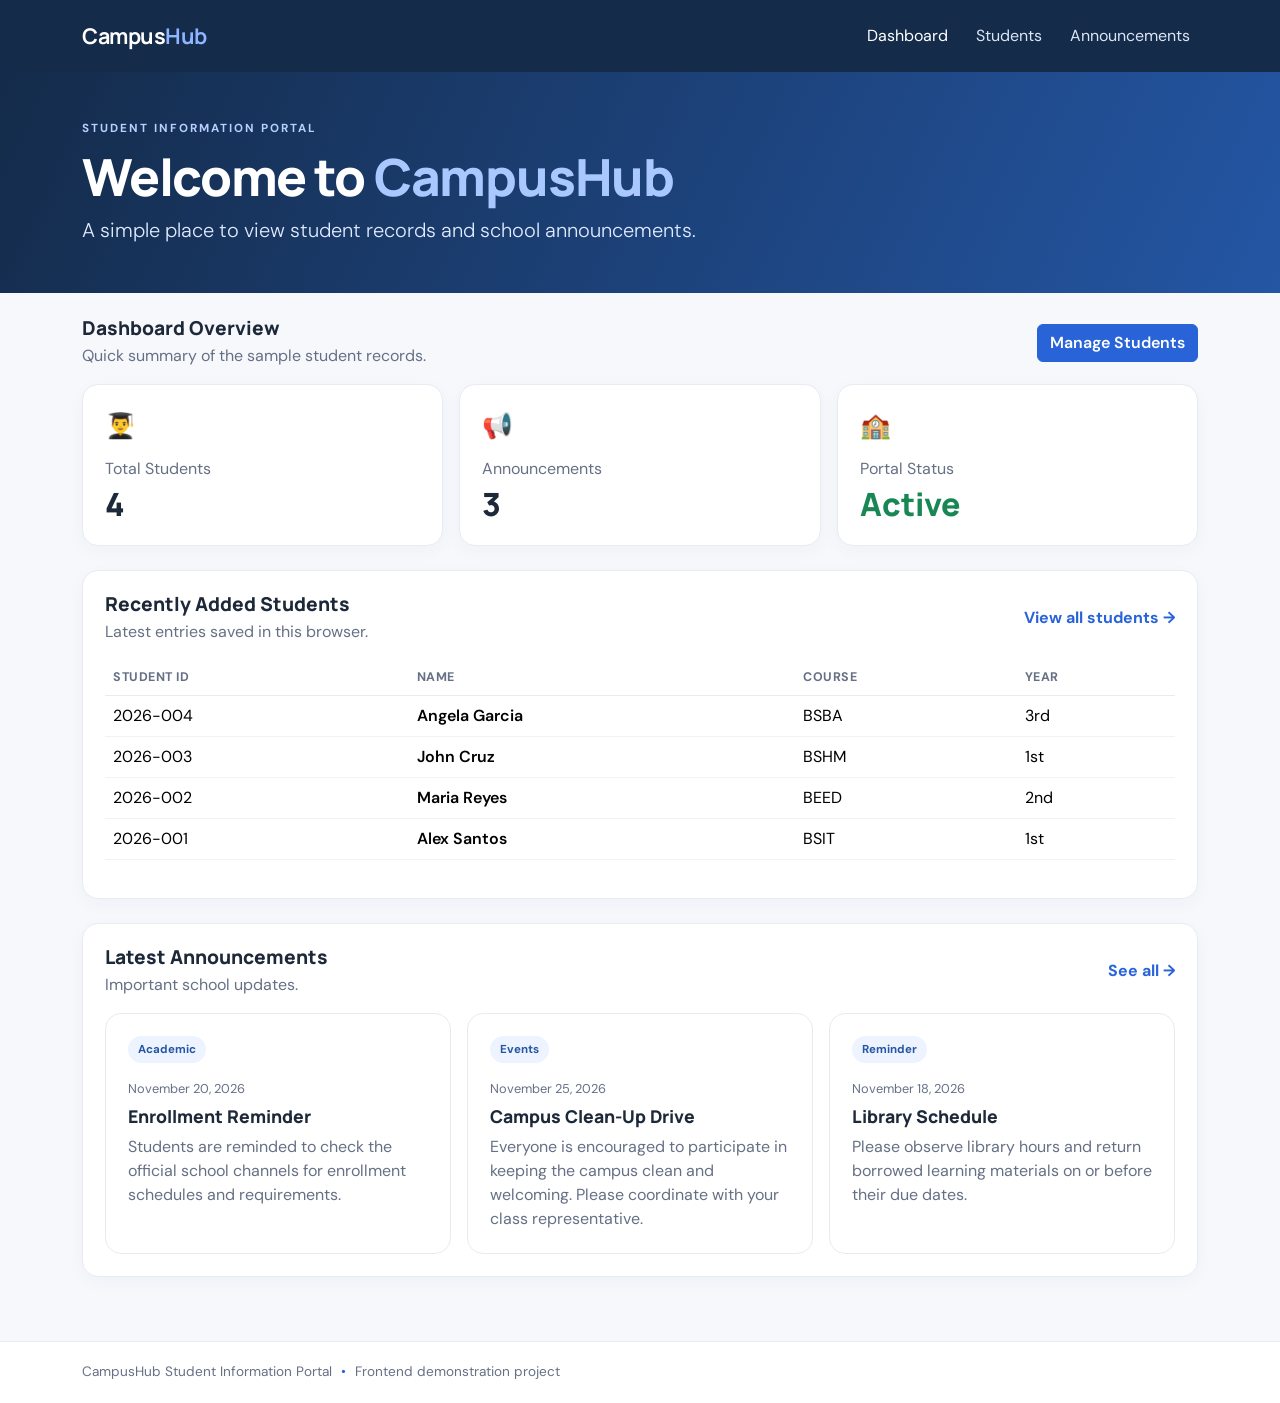
<file: index.html>
<!DOCTYPE html>
<html lang="en">
<head>
  <meta charset="UTF-8">
  <meta name="viewport" content="width=device-width, initial-scale=1">
  <title>CampusHub | Student Information Portal</title>
  <link href="https://cdn.jsdelivr.net/npm/bootstrap@5.3.3/dist/css/bootstrap.min.css" rel="stylesheet">
  <link rel="stylesheet" href="assets/css/style.css">
</head>
<body>
<nav class="navbar navbar-expand-lg navbar-dark portal-nav">
  <div class="container">
    <a class="navbar-brand fw-bold" href="index.html">Campus<span>Hub</span></a>
    <button class="navbar-toggler" type="button" data-bs-toggle="collapse" data-bs-target="#mainNav" aria-label="Toggle navigation"><span class="navbar-toggler-icon"></span></button>
    <div class="collapse navbar-collapse" id="mainNav">
      <ul class="navbar-nav ms-auto">
        <li class="nav-item"><a class="nav-link active" href="index.html">Dashboard</a></li>
        <li class="nav-item"><a class="nav-link" href="pages/students.html">Students</a></li>
        <li class="nav-item"><a class="nav-link" href="pages/announcements.html">Announcements</a></li>
      </ul>
    </div>
  </div>
</nav>

<header class="hero">
  <div class="container py-5">
    <p class="eyebrow mb-2">STUDENT INFORMATION PORTAL</p>
    <h1>Welcome to <span>CampusHub</span></h1>
    <p class="lead mb-0">A simple place to view student records and school announcements.</p>
  </div>
</header>

<main class="container py-4">
  <div class="d-flex flex-wrap justify-content-between align-items-center gap-2 mb-3">
    <div><h2 class="section-title mb-1">Dashboard Overview</h2><p class="muted mb-0">Quick summary of the sample student records.</p></div>
    <a class="btn btn-primary" href="pages/students.html">Manage Students</a>
  </div>
  <div class="row g-3 mb-4">
    <div class="col-sm-6 col-lg-4"><div class="stat-card"><div class="stat-icon">👨‍🎓</div><p>Total Students</p><h3 id="totalStudents">0</h3></div></div>
    <div class="col-sm-6 col-lg-4"><div class="stat-card"><div class="stat-icon">📢</div><p>Announcements</p><h3 id="totalAnnouncements">3</h3></div></div>
    <div class="col-sm-6 col-lg-4"><div class="stat-card"><div class="stat-icon">🏫</div><p>Portal Status</p><h3 class="status-text">Active</h3></div></div>
  </div>

  <section class="panel mb-4">
    <div class="d-flex flex-wrap justify-content-between align-items-center gap-2 mb-3">
      <div><h2 class="section-title mb-1">Recently Added Students</h2><p class="muted mb-0">Latest entries saved in this browser.</p></div>
      <a href="pages/students.html" class="text-link">View all students →</a>
    </div>
    <div class="table-responsive">
      <table class="table align-middle">
        <thead><tr><th>Student ID</th><th>Name</th><th>Course</th><th>Year</th></tr></thead>
        <tbody id="recentStudents"></tbody>
      </table>
    </div>
    <p id="emptyRecent" class="muted text-center py-3 d-none">No student records yet. Add a student to get started.</p>
  </section>

  <section class="panel">
    <div class="d-flex justify-content-between align-items-center gap-2 mb-3">
      <div><h2 class="section-title mb-1">Latest Announcements</h2><p class="muted mb-0">Important school updates.</p></div>
      <a href="pages/announcements.html" class="text-link">See all →</a>
    </div>
    <div id="homeAnnouncements" class="row g-3"></div>
  </section>
</main>
<footer class="footer"><div class="container">CampusHub Student Information Portal <span>•</span> Frontend demonstration project</div></footer>
<script src="https://cdn.jsdelivr.net/npm/bootstrap@5.3.3/dist/js/bootstrap.bundle.min.js"></script>
<script src="assets/js/script.js"></script>
</body>
</html>
</file>
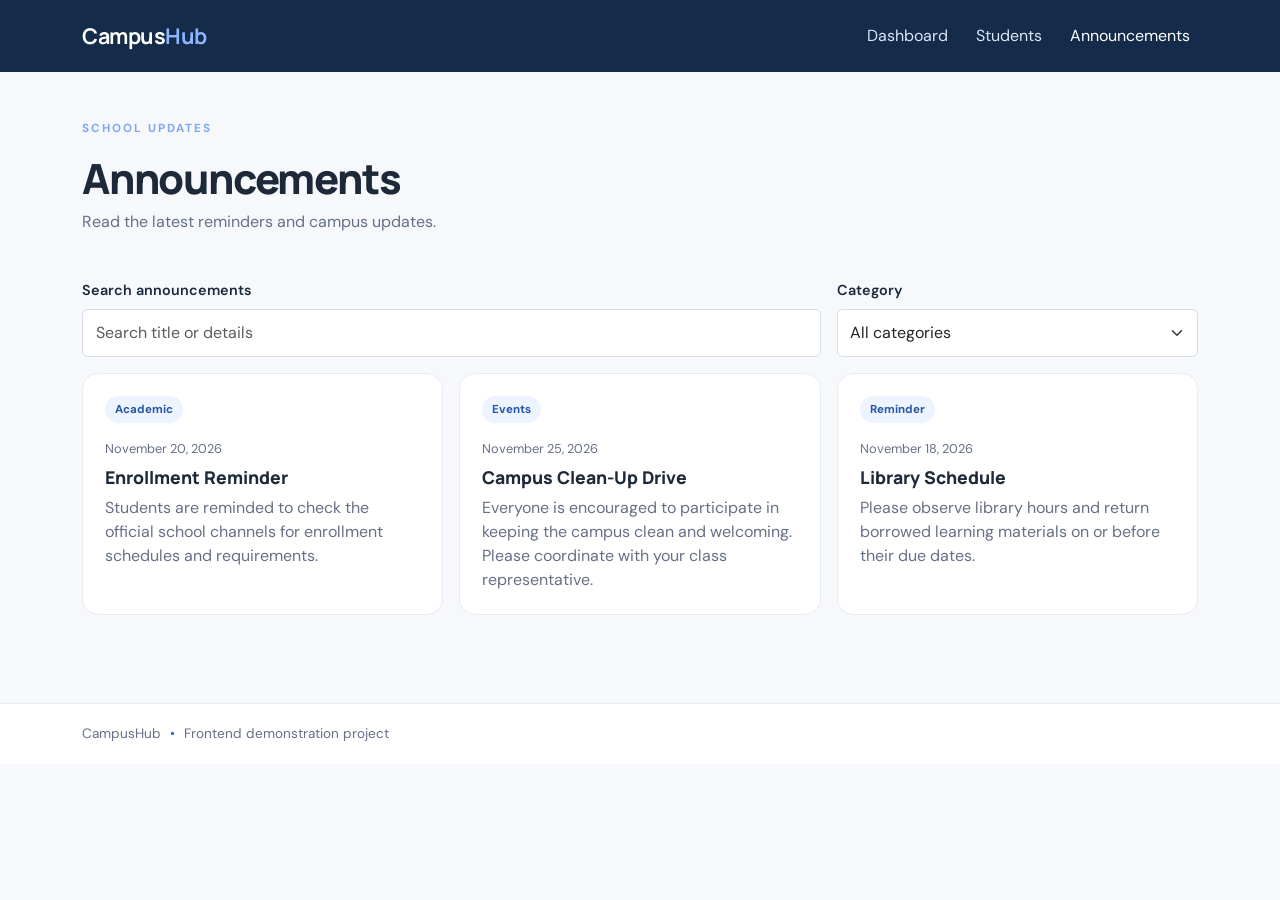
<file: pages/announcements.html>
<!DOCTYPE html>
<html lang="en">
<head><meta charset="UTF-8"><meta name="viewport" content="width=device-width, initial-scale=1">
<title>Announcements | CampusHub</title>
<link href="https://cdn.jsdelivr.net/npm/bootstrap@5.3.3/dist/css/bootstrap.min.css" rel="stylesheet"><link rel="stylesheet" href="../assets/css/style.css"></head>
<body>
<nav class="navbar navbar-expand-lg navbar-dark portal-nav"><div class="container"><a class="navbar-brand fw-bold" href="../index.html">Campus<span>Hub</span></a>
<button class="navbar-toggler" type="button" data-bs-toggle="collapse" data-bs-target="#mainNav" aria-label="Toggle navigation"><span class="navbar-toggler-icon"></span></button>
<div class="collapse navbar-collapse" id="mainNav"><ul class="navbar-nav ms-auto"><li class="nav-item"><a class="nav-link" href="../index.html">Dashboard</a></li><li class="nav-item"><a class="nav-link" href="students.html">Students</a></li><li class="nav-item"><a class="nav-link active" href="announcements.html">Announcements</a></li></ul></div></div></nav>
<main class="container py-5">
 <div class="page-heading"><div><p class="eyebrow">SCHOOL UPDATES</p><h1>Announcements</h1><p class="muted">Read the latest reminders and campus updates.</p></div></div>
 <div class="row g-3 mb-3"><div class="col-md-8"><label for="announcementSearch" class="form-label">Search announcements</label><input id="announcementSearch" class="form-control" type="search" placeholder="Search title or details"></div><div class="col-md-4"><label for="announcementCategory" class="form-label">Category</label><select id="announcementCategory" class="form-select"><option value="">All categories</option><option>Academic</option><option>Events</option><option>Reminder</option></select></div></div>
 <div id="announcementsList" class="row g-3"></div><p id="noAnnouncements" class="muted text-center py-4 d-none">No announcements match your search.</p>
</main>
<footer class="footer"><div class="container">CampusHub <span>•</span> Frontend demonstration project</div></footer>
<script src="https://cdn.jsdelivr.net/npm/bootstrap@5.3.3/dist/js/bootstrap.bundle.min.js"></script><script src="../assets/js/script.js"></script>
</body></html>
</file>
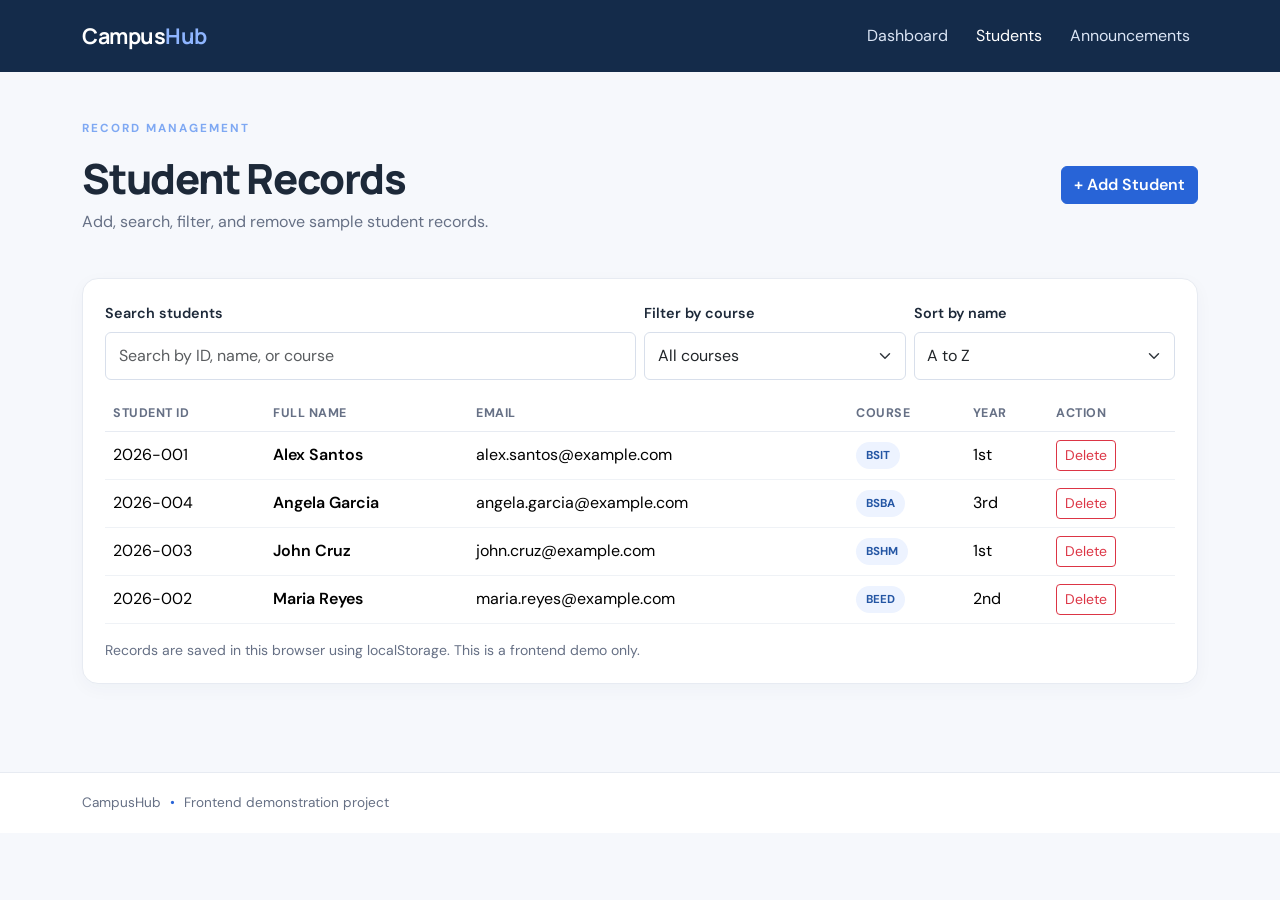
<file: pages/students.html>
<!DOCTYPE html>
<html lang="en">
<head>
  <meta charset="UTF-8"><meta name="viewport" content="width=device-width, initial-scale=1">
  <title>Students | CampusHub</title>
  <link href="https://cdn.jsdelivr.net/npm/bootstrap@5.3.3/dist/css/bootstrap.min.css" rel="stylesheet">
  <link rel="stylesheet" href="../assets/css/style.css">
</head>
<body>
<nav class="navbar navbar-expand-lg navbar-dark portal-nav"><div class="container">
  <a class="navbar-brand fw-bold" href="../index.html">Campus<span>Hub</span></a>
  <button class="navbar-toggler" type="button" data-bs-toggle="collapse" data-bs-target="#mainNav" aria-label="Toggle navigation"><span class="navbar-toggler-icon"></span></button>
  <div class="collapse navbar-collapse" id="mainNav"><ul class="navbar-nav ms-auto">
    <li class="nav-item"><a class="nav-link" href="../index.html">Dashboard</a></li>
    <li class="nav-item"><a class="nav-link active" href="students.html">Students</a></li>
    <li class="nav-item"><a class="nav-link" href="announcements.html">Announcements</a></li>
  </ul></div>
</div></nav>
<main class="container py-5">
  <div class="page-heading"><div><p class="eyebrow">RECORD MANAGEMENT</p><h1>Student Records</h1><p class="muted">Add, search, filter, and remove sample student records.</p></div>
    <button class="btn btn-primary" data-bs-toggle="modal" data-bs-target="#studentModal">+ Add Student</button>
  </div>
  <div id="studentAlert" class="alert d-none" role="alert"></div>
  <section class="panel">
    <div class="row g-2 mb-3">
      <div class="col-md-6"><label for="studentSearch" class="form-label">Search students</label><input id="studentSearch" class="form-control" type="search" placeholder="Search by ID, name, or course"></div>
      <div class="col-md-3"><label for="courseFilter" class="form-label">Filter by course</label><select id="courseFilter" class="form-select"><option value="">All courses</option><option>BSIT</option><option>BSHM</option><option>BEED</option><option>BSBA</option></select></div>
      <div class="col-md-3"><label for="sortStudents" class="form-label">Sort by name</label><select id="sortStudents" class="form-select"><option value="asc">A to Z</option><option value="desc">Z to A</option></select></div>
    </div>
    <div class="table-responsive"><table class="table align-middle">
      <thead><tr><th>Student ID</th><th>Full Name</th><th>Email</th><th>Course</th><th>Year</th><th>Action</th></tr></thead>
      <tbody id="studentsTable"></tbody>
    </table></div>
    <p id="noStudents" class="muted text-center py-3 d-none">No matching student records found.</p>
    <p class="small muted mb-0">Records are saved in this browser using localStorage. This is a frontend demo only.</p>
  </section>
</main>
<footer class="footer"><div class="container">CampusHub <span>•</span> Frontend demonstration project</div></footer>

<div class="modal fade" id="studentModal" tabindex="-1" aria-labelledby="studentModalLabel" aria-hidden="true">
 <div class="modal-dialog modal-dialog-centered"><div class="modal-content">
  <form id="studentForm" novalidate>
   <div class="modal-header"><h2 class="modal-title fs-5" id="studentModalLabel">Add New Student</h2><button type="button" class="btn-close" data-bs-dismiss="modal" aria-label="Close"></button></div>
   <div class="modal-body">
    <div class="mb-3"><label for="studentId" class="form-label">Student ID</label><input id="studentId" class="form-control" required maxlength="20" placeholder="e.g. 2026-001"><div class="invalid-feedback">Enter a student ID.</div></div>
    <div class="mb-3"><label for="studentName" class="form-label">Full Name</label><input id="studentName" class="form-control" required minlength="2" placeholder="e.g. Juan Dela Cruz"><div class="invalid-feedback">Enter a name with at least 2 characters.</div></div>
    <div class="mb-3"><label for="studentEmail" class="form-label">Email Address</label><input id="studentEmail" type="email" class="form-control" required placeholder="student@example.com"><div class="invalid-feedback">Enter a valid email address.</div></div>
    <div class="row"><div class="col-7 mb-3"><label for="studentCourse" class="form-label">Course</label><select id="studentCourse" class="form-select" required><option value="">Choose...</option><option>BSIT</option><option>BSHM</option><option>BEED</option><option>BSBA</option></select><div class="invalid-feedback">Choose a course.</div></div>
    <div class="col-5 mb-3"><label for="studentYear" class="form-label">Year Level</label><select id="studentYear" class="form-select" required><option value="">Year</option><option>1st</option><option>2nd</option><option>3rd</option><option>4th</option></select><div class="invalid-feedback">Choose a year.</div></div></div>
   </div>
   <div class="modal-footer"><button type="button" class="btn btn-light" data-bs-dismiss="modal">Cancel</button><button type="submit" class="btn btn-primary">Save Student</button></div>
  </form>
 </div></div>
</div>
<script src="https://cdn.jsdelivr.net/npm/bootstrap@5.3.3/dist/js/bootstrap.bundle.min.js"></script><script src="../assets/js/script.js"></script>
</body></html>
</file>
<file: assets/css/style.css>
@import url('https://fonts.googleapis.com/css2?family=DM+Sans:wght@400;500;600;700&family=Manrope:wght@600;700;800&display=swap');
:root{--navy:#142b4a;--blue:#2864d7;--pale:#edf3ff;--ink:#1d2939;--muted:#667085;--line:#e7ebf2}
*{box-sizing:border-box}body{font-family:'DM Sans',sans-serif;background:#f6f8fc;color:var(--ink);min-height:100vh}
.portal-nav{background:var(--navy);padding:15px 0}.navbar-brand{font-family:Manrope,sans-serif;font-size:1.35rem;letter-spacing:-.5px}.navbar-brand span{color:#8eb5ff}.nav-link{color:#dbe5f5!important;margin-left:12px}.nav-link.active,.nav-link:hover{color:white!important}
.hero{background:linear-gradient(115deg,#142b4a,#2456a4);color:white}.hero h1,.page-heading h1{font-family:Manrope,sans-serif;font-weight:800;letter-spacing:-1.2px}.hero h1{font-size:clamp(2rem,5vw,3.2rem)}.hero h1 span{color:#a9c8ff}.hero .lead{color:#e0eaff}.eyebrow{font-size:.73rem;letter-spacing:2px;font-weight:700;color:#7ea8f3}.hero .eyebrow{color:#b8d0ff}
.section-title{font-family:Manrope,sans-serif;font-weight:800;font-size:1.2rem}.muted{color:var(--muted)}.stat-card,.panel{background:white;border:1px solid var(--line);border-radius:16px;padding:22px;box-shadow:0 5px 18px rgba(20,43,74,.035)}.stat-card{height:100%}.stat-icon{font-size:1.55rem;margin-bottom:12px}.stat-card p{color:var(--muted);margin-bottom:4px}.stat-card h3{font-family:Manrope,sans-serif;font-size:2rem;font-weight:800;margin:0}.status-text{color:#198754}.text-link{color:var(--blue);font-weight:700;text-decoration:none}.text-link:hover{text-decoration:underline}
.table{--bs-table-bg:transparent}.table thead th{font-size:.78rem;color:#667085;text-transform:uppercase;letter-spacing:.5px;border-bottom-color:var(--line);white-space:nowrap}.table td{border-bottom-color:#eff2f6}.btn-primary{background:var(--blue);border-color:var(--blue);font-weight:600}.btn-primary:hover{background:#1f50b1;border-color:#1f50b1}.form-control,.form-select{border-color:#d8dfeb;padding:.68rem .8rem}.form-control:focus,.form-select:focus{border-color:#6d98ee;box-shadow:0 0 0 .2rem rgba(40,100,215,.14)}.form-label{font-size:.9rem;font-weight:600}.page-heading{display:flex;align-items:center;justify-content:space-between;gap:16px;margin-bottom:28px}.page-heading h1{font-size:clamp(2rem,4vw,2.6rem);margin-bottom:6px}.announcement-card{height:100%;background:white;border:1px solid var(--line);border-radius:16px;padding:22px;transition:transform .2s,box-shadow .2s}.announcement-card:hover{transform:translateY(-3px);box-shadow:0 10px 24px rgba(20,43,74,.08)}.announcement-card h3{font-family:Manrope,sans-serif;font-size:1.1rem;font-weight:800}.category-pill{display:inline-block;background:var(--pale);color:#2456a4;padding:5px 10px;border-radius:30px;font-size:.72rem;font-weight:700}.announcement-date{font-size:.8rem;color:var(--muted)}.footer{margin-top:40px;background:#fff;border-top:1px solid var(--line);padding:20px 0;color:var(--muted);font-size:.85rem}.footer span{color:var(--blue);padding:0 5px}.modal-content{border:0;border-radius:16px;overflow:hidden}.modal-header,.modal-footer{border-color:var(--line)}:focus-visible{outline:3px solid #f0b429!important;outline-offset:2px}
@media(max-width:576px){.page-heading{align-items:flex-start;flex-direction:column}.hero .container{padding-top:3rem!important;padding-bottom:3rem!important}.panel{padding:16px}.stat-card{padding:18px}}
</file>
